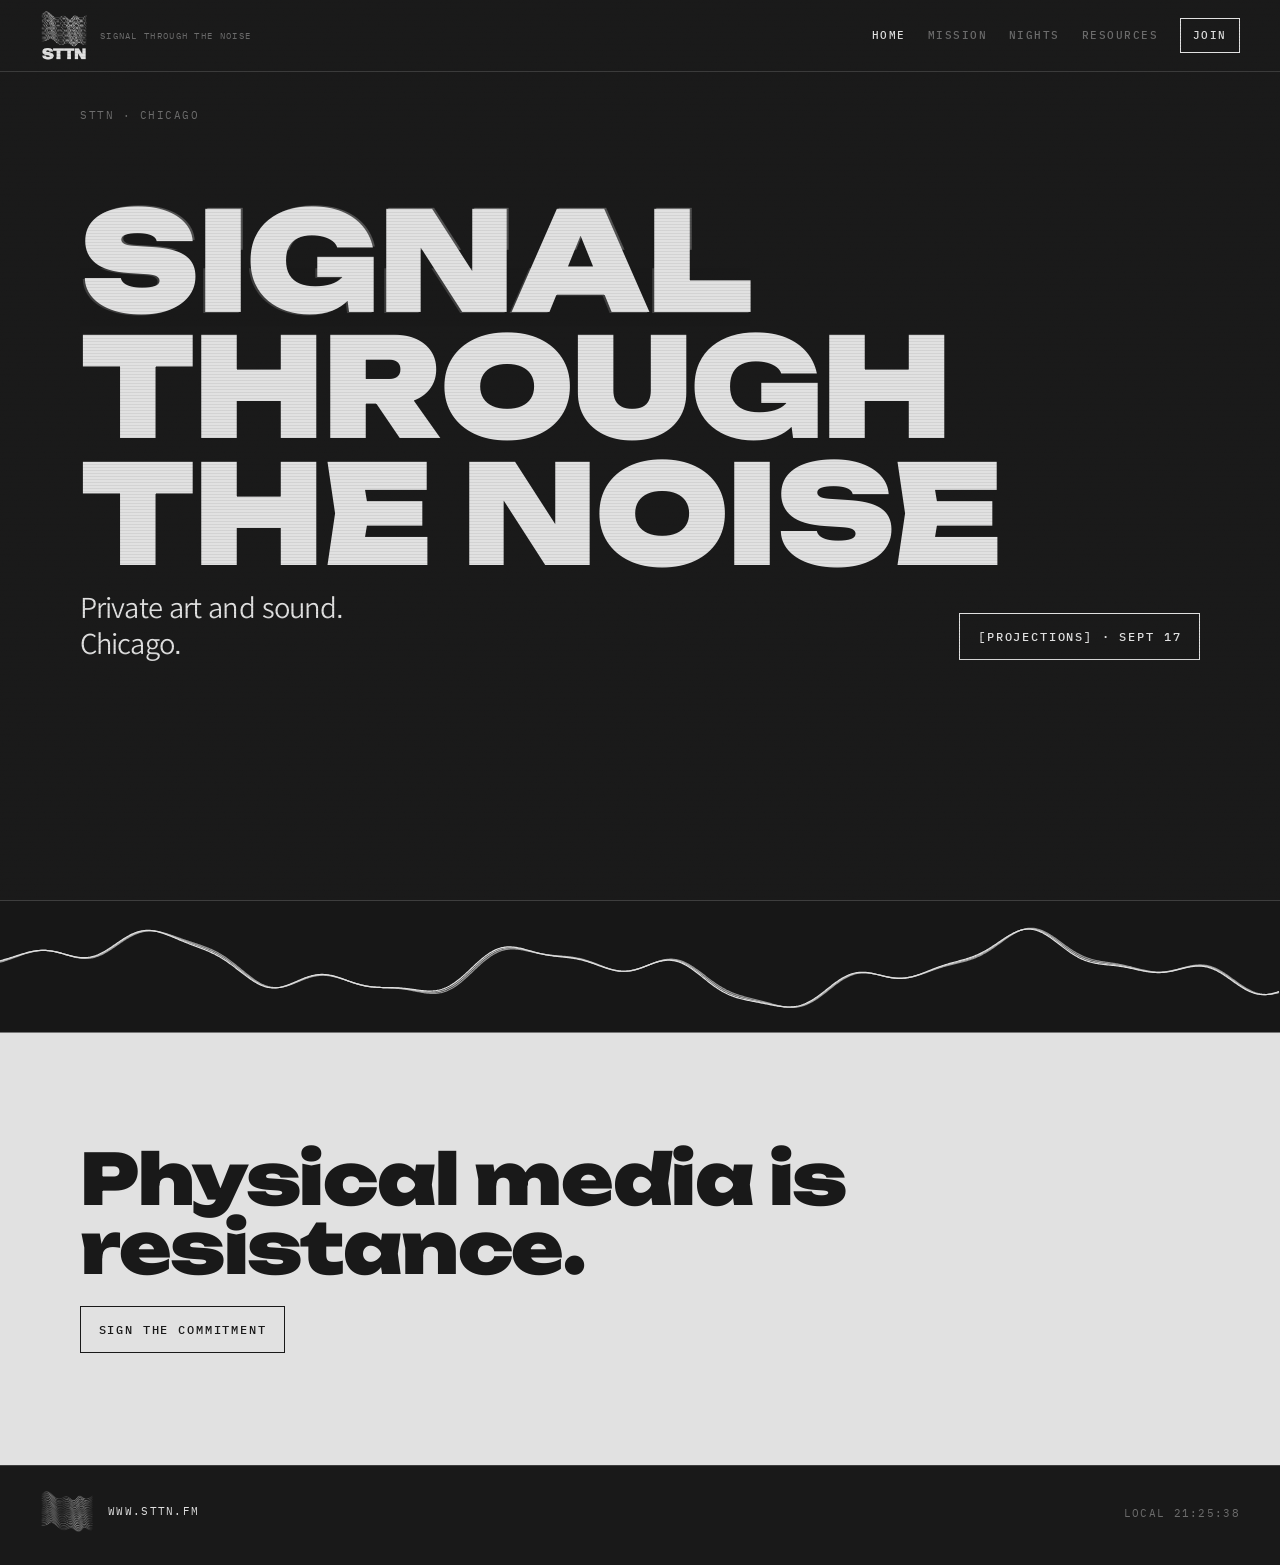
<file: website/index.html>
<!DOCTYPE html>
<html lang="en">
  <head>
    <meta charset="utf-8" />
    <meta name="viewport" content="width=device-width, initial-scale=1" />
    <title>STTN / Signal Through The Noise</title>
    <meta
      name="description"
      content="Signal Through the Noise — a private art and sound showcase in Chicago."
    />
    <link rel="icon" href="assets/favicon.svg" type="image/svg+xml" />
    <link rel="preload" href="fonts/unbounded-900.woff2" as="font" type="font/woff2" crossorigin />
    <link rel="preload" href="fonts/kedebideri-900.woff2" as="font" type="font/woff2" crossorigin />
    <link rel="preload" href="fonts/kedebideri-400.woff2" as="font" type="font/woff2" crossorigin />
    <link rel="stylesheet" href="css/styles.css?v=20260915-hero-gap" />
  </head>
  <body data-page="home">
    <a class="skip" href="#main">Skip to signal</a>
    <div class="noise" aria-hidden="true"></div>
    <div class="scanlines" aria-hidden="true"></div>

    <header class="site-header">
      <a class="wordmark" href="index.html" aria-label="STTN, Signal Through The Noise">
        <img class="wordmark-logo" src="assets/logo-paper.png" width="96" height="100" alt="" decoding="async" />
        <span class="wordmark-copy">
          <span>Signal Through The Noise</span>
        </span>
      </a>
      <button class="menu-toggle" type="button" aria-expanded="false" aria-controls="nav">Menu</button>
      <nav class="site-nav" id="nav">
        <a href="index.html" data-nav="home">Home</a>
        <a href="mission.html" data-nav="mission">Mission</a>
        <a href="nights.html" data-nav="nights">Nights</a>
        <a href="resources.html" data-nav="resources">Resources</a>
        <a class="join-link" href="join.html" data-nav="join">Join</a>
      </nav>
    </header>

    <main id="main">
      <section class="hero wrap">
        <p class="hero-meta">
          <span>STTN · Chicago</span>
        </p>
        <h1 class="poster">
          <span class="line glitch" data-text="SIGNAL">SIGNAL</span>
          <span class="line">THROUGH</span>
          <span class="line">THE NOISE</span>
        </h1>
        <div class="hero-copy">
          <p class="lede">Private art and sound. Chicago.</p>
          <a class="btn" href="nights.html">[Projections] · Sept 17</a>
        </div>
      </section>

      <div class="scope-wrap" aria-hidden="true">
        <canvas id="scope" class="scope" data-scope></canvas>
      </div>

      <section class="cta invert">
        <div class="wrap">
          <h2>Physical media is resistance.</h2>
          <a class="btn" href="join.html">Sign the commitment</a>
        </div>
      </section>
    </main>

    <footer class="site-footer">
      <div class="footer-brand">
        <img class="brand-mark" src="assets/mark-paper.png" width="240" height="190" alt="" decoding="async" />
        <div class="footer-meta">
          <p><a href="https://www.sttn.fm">www.sttn.fm</a></p>
        </div>
      </div>
      <p>Local <span class="clock" data-clock></span></p>
    </footer>
    <script src="js/site.js?v=20260915-home-mission"></script>
  </body>
</html>
</file>
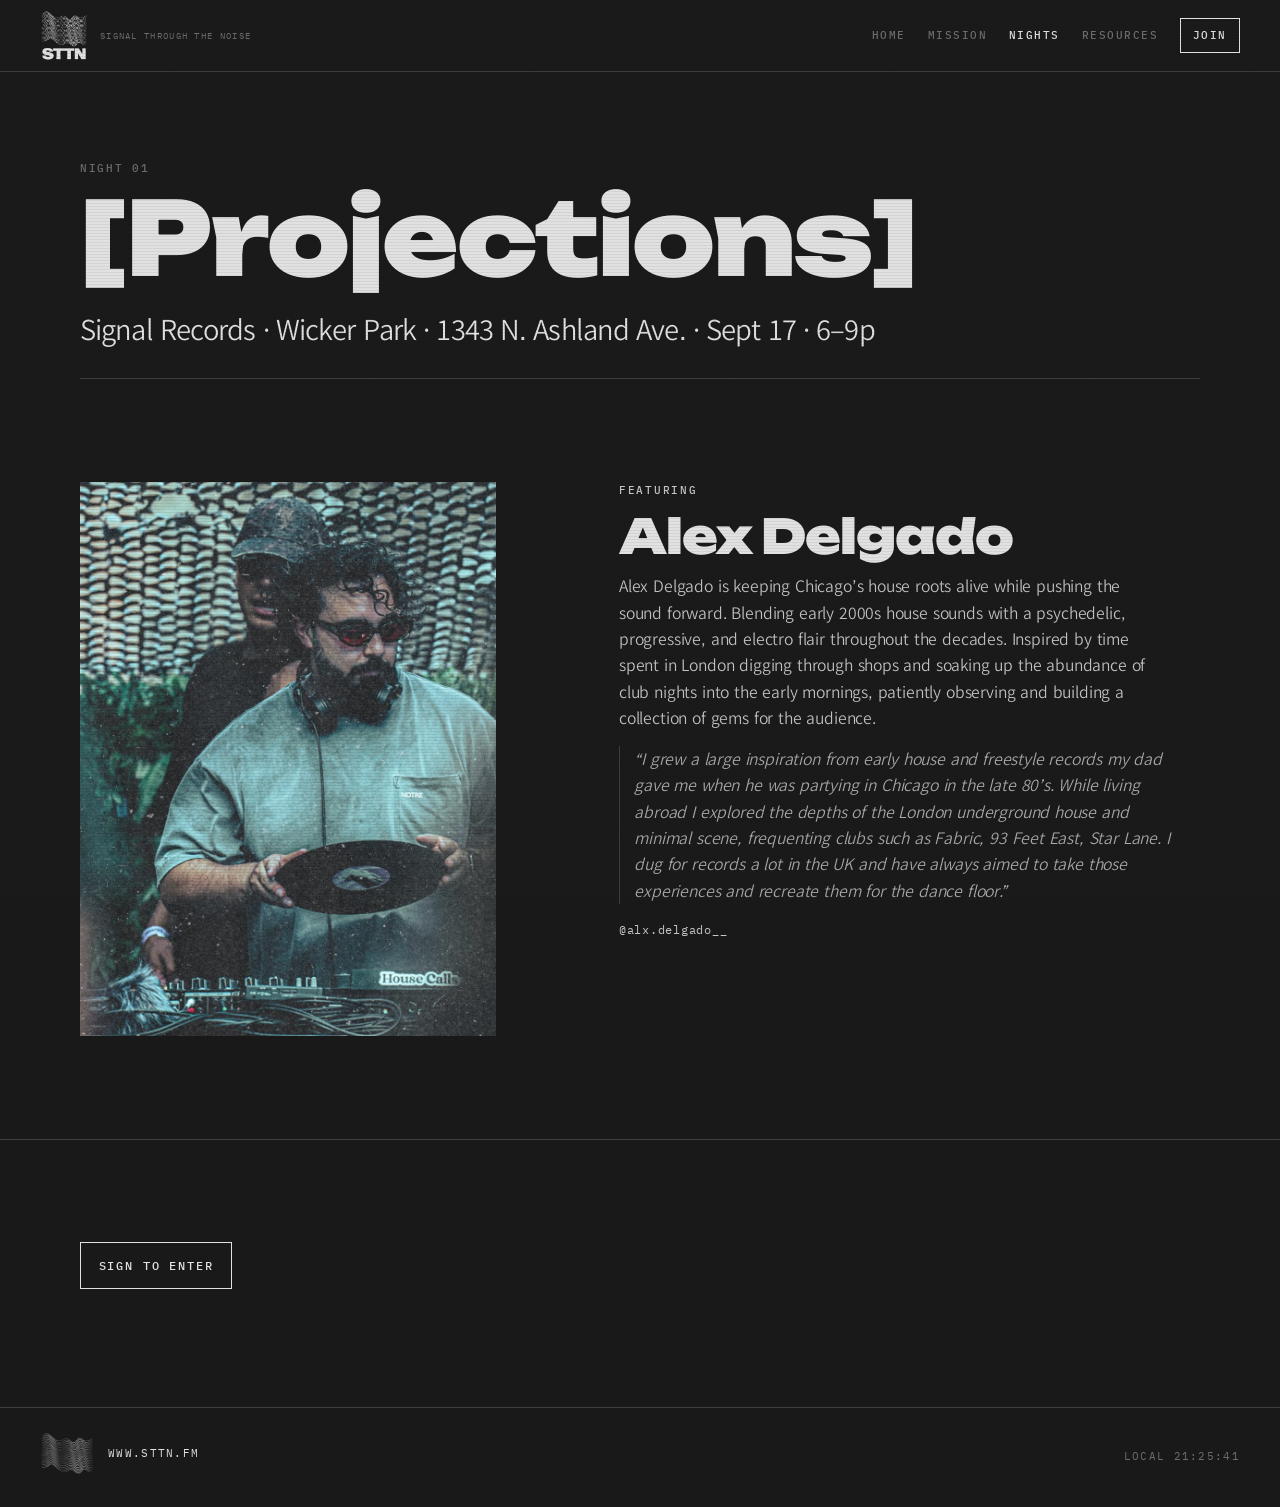
<file: website/event.html>
<!DOCTYPE html>
<html lang="en">
  <head>
    <meta charset="utf-8" />
    <meta http-equiv="refresh" content="0; url=nights.html" />
    <link rel="canonical" href="nights.html" />
    <title>Nights / STTN</title>
    <script>
      location.replace("nights.html");
    </script>
  </head>
  <body>
    <p><a href="nights.html">Nights</a></p>
  </body>
</html>
</file>
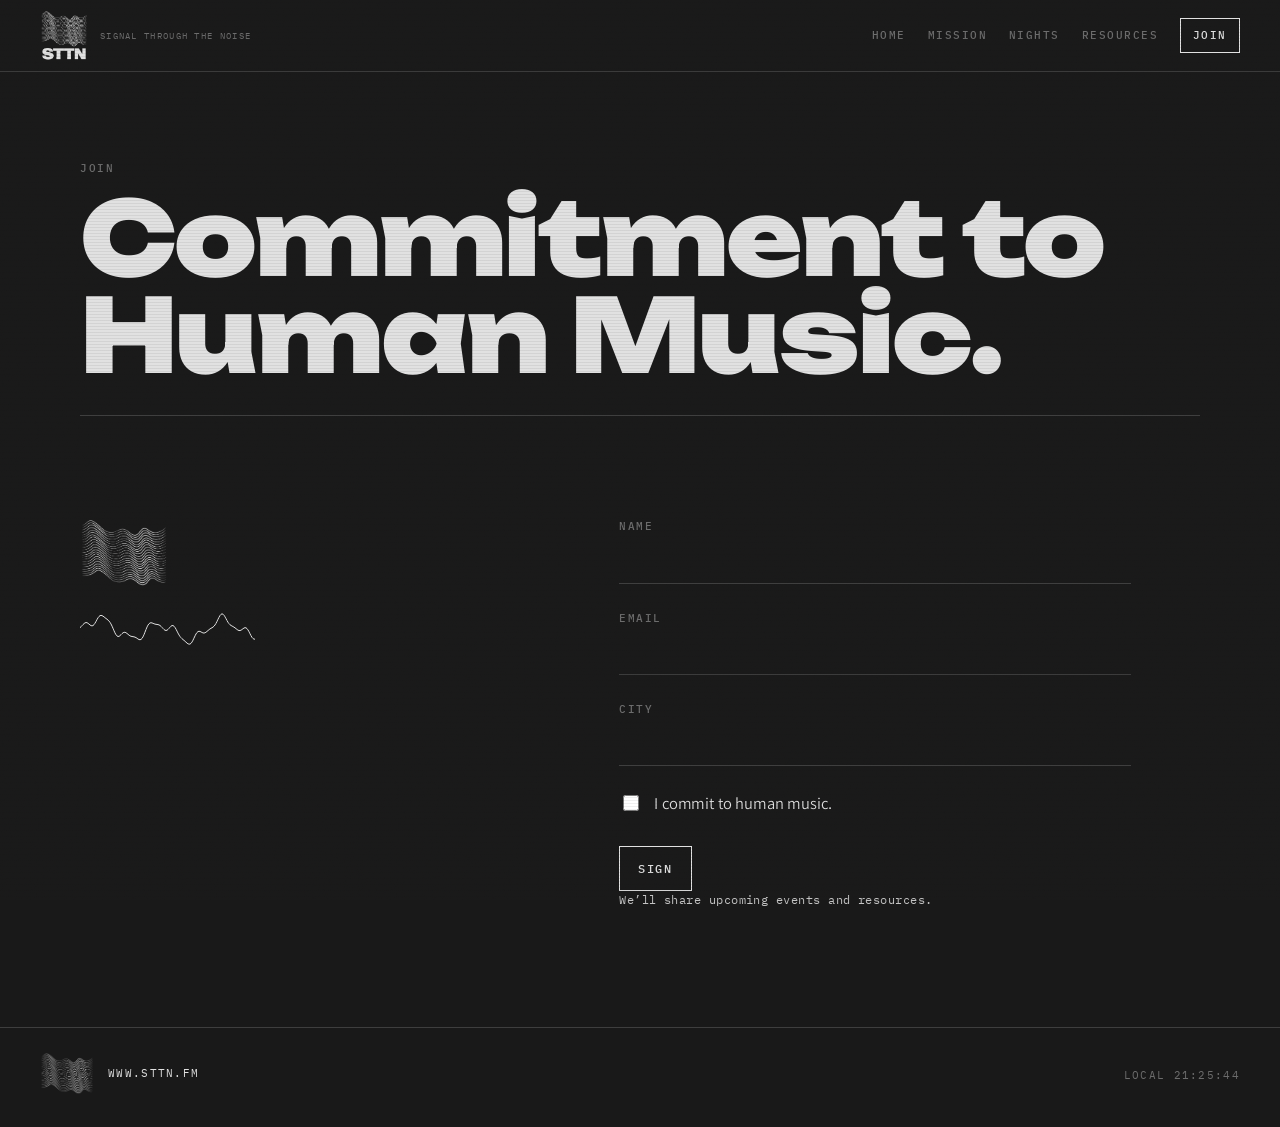
<file: website/join.html>
<!DOCTYPE html>
<html lang="en">
  <head>
    <meta charset="utf-8" />
    <meta name="viewport" content="width=device-width, initial-scale=1" />
    <title>Join / STTN</title>
    <meta name="description" content="Sign the Commitment to Human Music." />
    <link rel="icon" href="assets/favicon.svg" type="image/svg+xml" />
    <link rel="preload" href="fonts/unbounded-900.woff2" as="font" type="font/woff2" crossorigin />
    <link rel="preload" href="fonts/kedebideri-900.woff2" as="font" type="font/woff2" crossorigin />
    <link rel="preload" href="fonts/kedebideri-400.woff2" as="font" type="font/woff2" crossorigin />
    <link rel="stylesheet" href="css/styles.css?v=20260914-nobezel" />
  </head>
  <body data-page="join">
    <a class="skip" href="#main">Skip to signal</a>
    <div class="noise" aria-hidden="true"></div>
    <div class="scanlines" aria-hidden="true"></div>

    <header class="site-header">
      <a class="wordmark" href="index.html" aria-label="STTN, Signal Through The Noise">
        <img class="wordmark-logo" src="assets/logo-paper.png" width="96" height="100" alt="" decoding="async" />
        <span class="wordmark-copy">
          <span>Signal Through The Noise</span>
        </span>
      </a>
      <button class="menu-toggle" type="button" aria-expanded="false" aria-controls="nav">Menu</button>
      <nav class="site-nav" id="nav">
        <a href="index.html" data-nav="home">Home</a>
        <a href="mission.html" data-nav="mission">Mission</a>
        <a href="nights.html" data-nav="nights">Nights</a>
        <a href="resources.html" data-nav="resources">Resources</a>
        <a class="join-link" href="join.html" data-nav="join">Join</a>
      </nav>
    </header>

    <main id="main">
      <header class="page-hero wrap">
        <p class="kicker" data-join-kicker>Join</p>
        <h1 data-join-title>Commitment to Human Music.</h1>
        <p class="lede" data-join-lede hidden></p>
      </header>

      <section class="section">
        <div class="wrap split">
          <div>
            <img class="brand-mark join-mark" src="assets/mark-paper.png" width="240" height="190" alt="" decoding="async" />
            <div class="join-scope" aria-hidden="true">
              <canvas class="scope" data-scope data-scope-scale="0.38" data-scope-fade="0.08"></canvas>
            </div>
          </div>
          <div>
            <form
              class="form"
              data-join-form
              action="https://formspree.io/f/myeylbel"
              method="POST"
            >
              <input type="hidden" name="_subject" value="STTN Join" data-join-subject />
              <input type="hidden" name="event" value="" data-join-event />
              <input
                class="hp"
                type="text"
                name="_gotcha"
                tabindex="-1"
                autocomplete="off"
                aria-hidden="true"
              />
              <div class="field">
                <label for="name">Name</label>
                <input id="name" name="name" type="text" autocomplete="name" required />
              </div>
              <div class="field">
                <label for="email">Email</label>
                <input id="email" name="email" type="email" autocomplete="email" required />
              </div>
              <div class="field">
                <label for="city">City</label>
                <input id="city" name="city" type="text" autocomplete="address-level2" required />
              </div>
              <div class="check">
                <input id="room" name="commitment" type="checkbox" value="I commit to human music." required />
                <label for="room">I commit to human music.</label>
              </div>
              <p class="form-error" data-join-error hidden role="alert"></p>
              <button class="btn" type="submit" data-join-submit>Sign</button>
              <p class="form-note" data-join-note>We’ll share upcoming events and resources.</p>
            </form>

            <div class="success" data-join-success tabindex="-1">
              <p class="kicker">Received</p>
              <h2>See you in the room, <span data-join-name>friend</span>.</h2>
              <p class="aside-copy" data-join-success-detail hidden></p>
              <p class="aside-copy" data-join-success-cta>
                <a class="btn" href="nights.html">[Projections] · Sept 17</a>
              </p>
            </div>
          </div>
        </div>
      </section>
    </main>

    <footer class="site-footer">
      <div class="footer-brand">
        <img class="brand-mark" src="assets/mark-paper.png" width="240" height="190" alt="" decoding="async" />
        <div class="footer-meta">
          <p><a href="https://www.sttn.fm">www.sttn.fm</a></p>
        </div>
      </div>
      <p>Local <span class="clock" data-clock></span></p>
    </footer>
    <script src="js/site.js?v=20261119-submit"></script>
  </body>
</html>
</file>
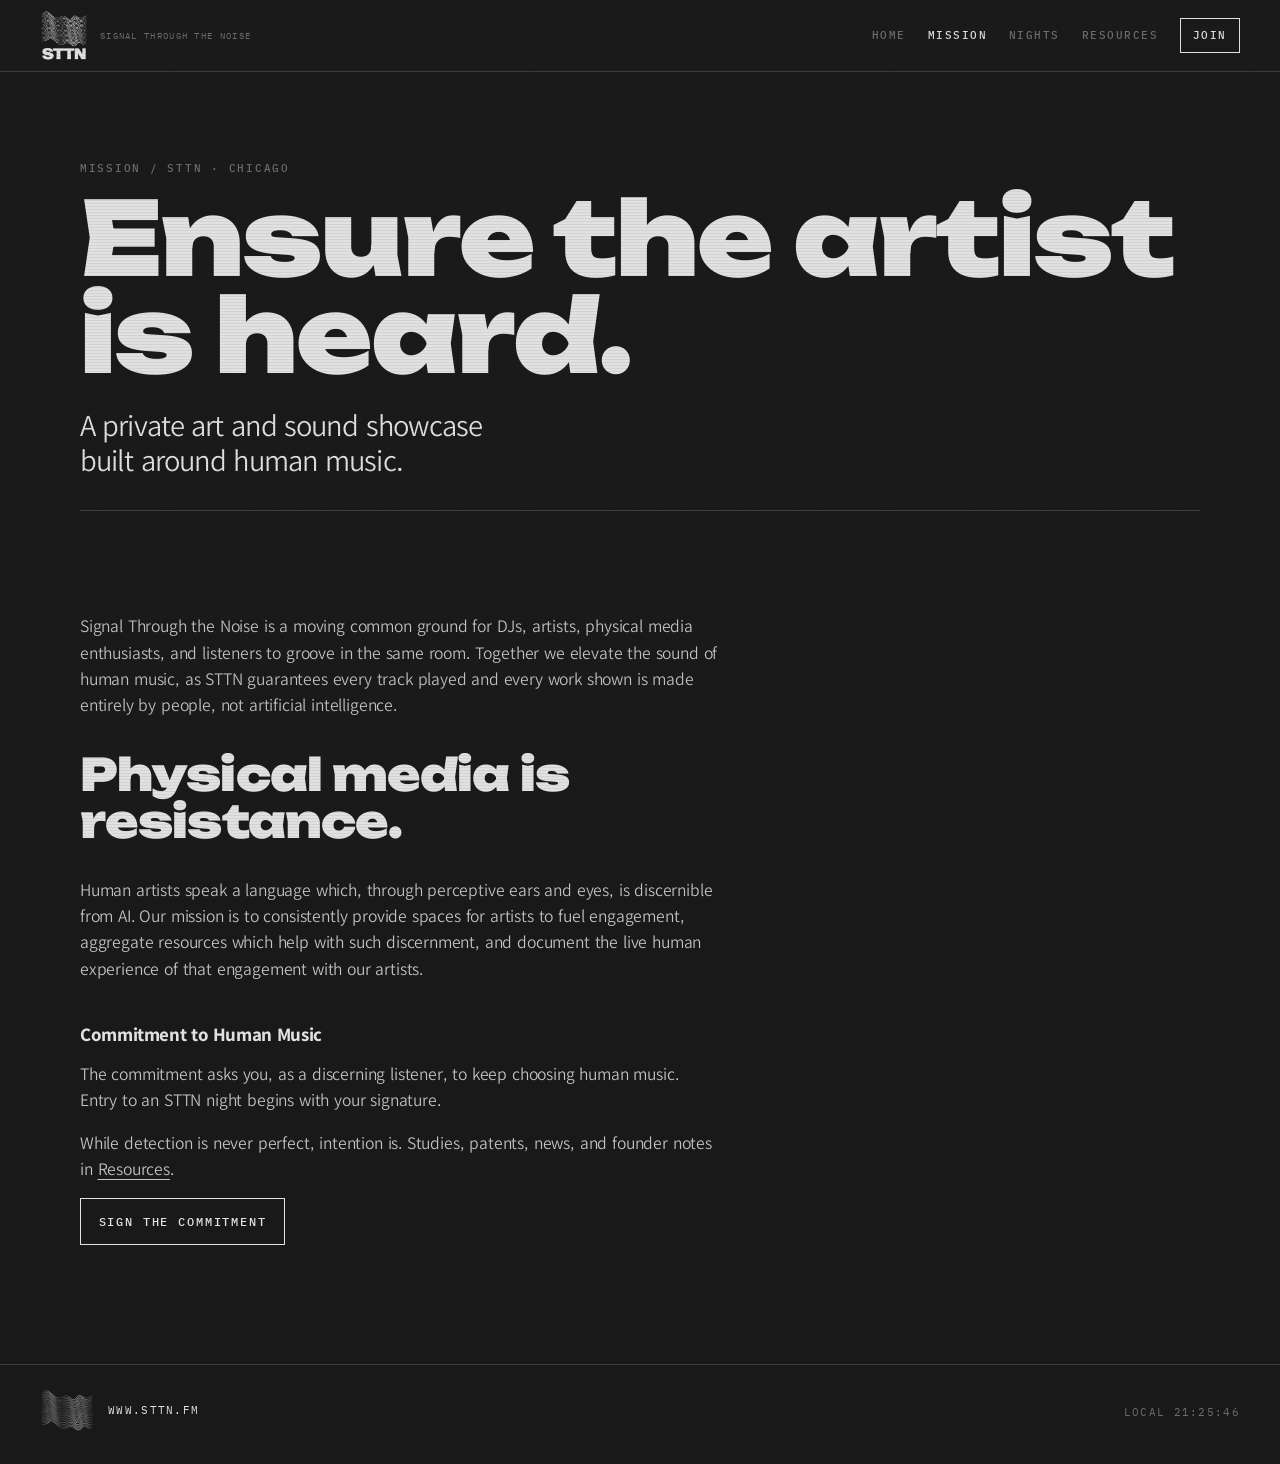
<file: website/mission.html>
<!DOCTYPE html>
<html lang="en">
  <head>
    <meta charset="utf-8" />
    <meta name="viewport" content="width=device-width, initial-scale=1" />
    <title>Mission / STTN</title>
    <meta
      name="description"
      content="Signal Through the Noise elevates human music in Chicago. Entry requires the Commitment to Human Music."
    />
    <link rel="icon" href="assets/favicon.svg" type="image/svg+xml" />
    <link rel="preload" href="fonts/unbounded-900.woff2" as="font" type="font/woff2" crossorigin />
    <link rel="preload" href="fonts/kedebideri-900.woff2" as="font" type="font/woff2" crossorigin />
    <link rel="preload" href="fonts/kedebideri-400.woff2" as="font" type="font/woff2" crossorigin />
    <link rel="stylesheet" href="css/styles.css?v=20260915-home-mission" />
  </head>
  <body data-page="mission">
    <a class="skip" href="#main">Skip to signal</a>
    <div class="noise" aria-hidden="true"></div>
    <div class="scanlines" aria-hidden="true"></div>

    <header class="site-header">
      <a class="wordmark" href="index.html" aria-label="STTN, Signal Through The Noise">
        <img class="wordmark-logo" src="assets/logo-paper.png" width="96" height="100" alt="" decoding="async" />
        <span class="wordmark-copy">
          <span>Signal Through The Noise</span>
        </span>
      </a>
      <button class="menu-toggle" type="button" aria-expanded="false" aria-controls="nav">Menu</button>
      <nav class="site-nav" id="nav">
        <a href="index.html" data-nav="home">Home</a>
        <a href="mission.html" data-nav="mission">Mission</a>
        <a href="nights.html" data-nav="nights">Nights</a>
        <a href="resources.html" data-nav="resources">Resources</a>
        <a class="join-link" href="join.html" data-nav="join">Join</a>
      </nav>
    </header>

    <main id="main">
      <header class="page-hero wrap">
        <p class="kicker">Mission / STTN · Chicago</p>
        <h1>Ensure the artist is heard.</h1>
        <p class="lede">A private art and sound showcase built around human music.</p>
      </header>

      <section class="section">
        <div class="wrap prose">
          <p>
            Signal Through the Noise is a moving common ground for DJs, artists, physical media enthusiasts, and listeners to groove in the same room. Together we elevate the sound of human music, as STTN guarantees every track played and every work shown is made entirely by people, not artificial intelligence.
          </p>
          <blockquote class="pull">Physical media is resistance.</blockquote>
          <p>
            Human artists speak a language which, through perceptive ears and eyes, is discernible from AI. Our mission is to consistently provide spaces for artists to fuel engagement, aggregate resources which help with such discernment, and document the live human experience of that engagement with our artists.
          </p>
          <h3>Commitment to Human Music</h3>
          <p>
            The commitment asks you, as a discerning listener, to keep choosing human music. Entry to an STTN night begins with your signature.
          </p>
          <p>
            While detection is never perfect, intention is. Studies, patents, news, and founder notes in <a href="resources.html">Resources</a>.
          </p>
          <p>
            <a class="btn" href="join.html">Sign the commitment</a>
          </p>
        </div>
      </section>
    </main>

    <footer class="site-footer">
      <div class="footer-brand">
        <img class="brand-mark" src="assets/mark-paper.png" width="240" height="190" alt="" decoding="async" />
        <div class="footer-meta">
          <p><a href="https://www.sttn.fm">www.sttn.fm</a></p>
        </div>
      </div>
      <p>Local <span class="clock" data-clock></span></p>
    </footer>
    <script src="js/site.js?v=20260915-home-mission"></script>
  </body>
</html>
</file>
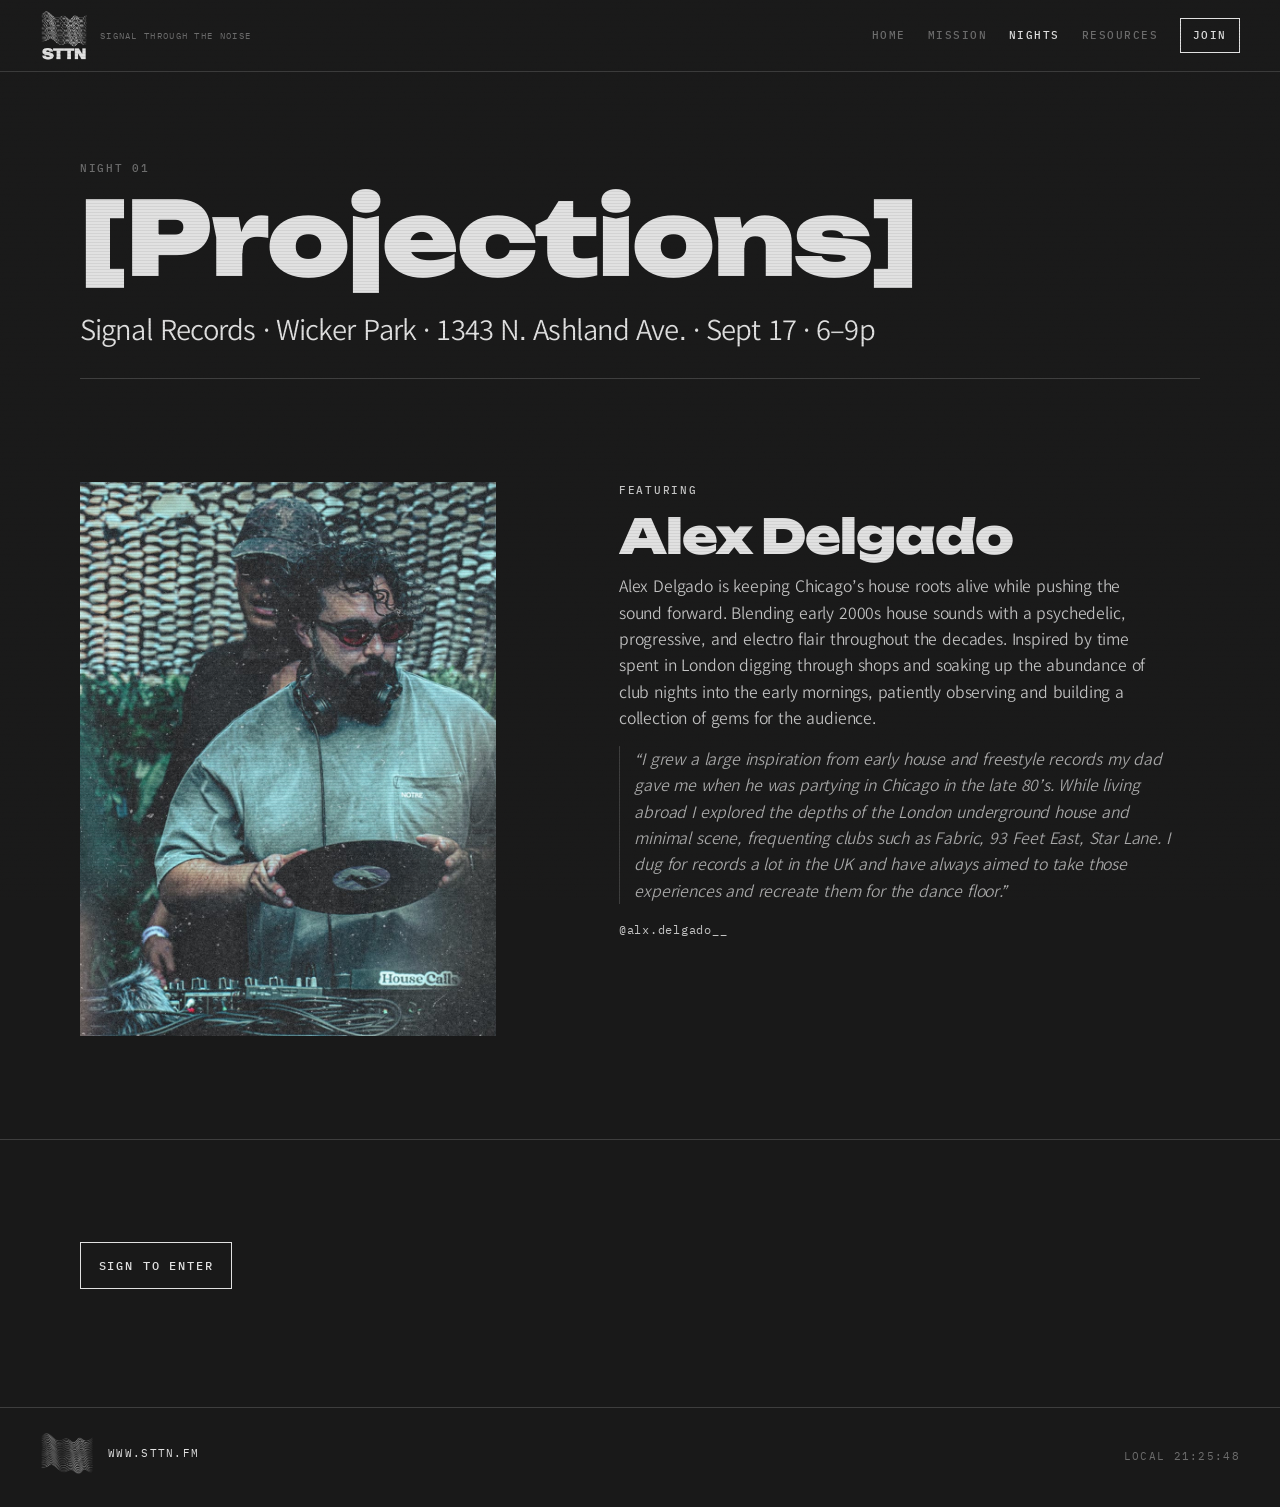
<file: website/nights.html>
<!DOCTYPE html>
<html lang="en">
  <head>
    <meta charset="utf-8" />
    <meta name="viewport" content="width=device-width, initial-scale=1" />
    <title>Nights / STTN - [Projections]</title>
    <meta
      name="description"
      content="STTN nights. [Projections] at Signal Records, Wicker Park — Sept 17, 6–9p. Featuring Alex Delgado."
    />
    <link rel="icon" href="assets/favicon.svg" type="image/svg+xml" />
    <link rel="preload" href="fonts/unbounded-900.woff2" as="font" type="font/woff2" crossorigin />
    <link rel="preload" href="fonts/kedebideri-900.woff2" as="font" type="font/woff2" crossorigin />
    <link rel="preload" href="fonts/kedebideri-400.woff2" as="font" type="font/woff2" crossorigin />
    <link rel="stylesheet" href="css/styles.css?v=20260914-nobezel" />
  </head>
  <body data-page="nights">
    <a class="skip" href="#main">Skip to signal</a>
    <div class="noise" aria-hidden="true"></div>
    <div class="scanlines" aria-hidden="true"></div>

    <header class="site-header">
      <a class="wordmark" href="index.html" aria-label="STTN, Signal Through The Noise">
        <img class="wordmark-logo" src="assets/logo-paper.png" width="96" height="100" alt="" decoding="async" />
        <span class="wordmark-copy">
          <span>Signal Through The Noise</span>
        </span>
      </a>
      <button class="menu-toggle" type="button" aria-expanded="false" aria-controls="nav">Menu</button>
      <nav class="site-nav" id="nav">
        <a href="index.html" data-nav="home">Home</a>
        <a href="mission.html" data-nav="mission">Mission</a>
        <a href="nights.html" data-nav="nights">Nights</a>
        <a href="resources.html" data-nav="resources">Resources</a>
        <a class="join-link" href="join.html" data-nav="join">Join</a>
      </nav>
    </header>

    <main id="main">
      <header class="page-hero wrap">
        <p class="kicker">Night 01</p>
        <h1>[Projections]</h1>
        <p class="lede event-line">Signal Records · Wicker Park · 1343 N. Ashland Ave. · <time datetime="2026-09-17" data-night-date="2026-09-17">Sept 17</time> · 6–9p</p>
      </header>

      <section class="section">
        <div class="wrap dj-feature">
          <img class="dj-photo" src="assets/alex-delgado.jpg?v=20260911" width="900" height="1200" alt="Alex Delgado at the decks, holding a vinyl record" decoding="async" />
          <div class="dj-info">
            <p class="kicker">Featuring</p>
            <h2>Alex Delgado</h2>
            <p>Alex Delgado is keeping Chicago’s house roots alive while pushing the sound forward. Blending early 2000s house sounds with a psychedelic, progressive, and electro flair throughout the decades. Inspired by time spent in London digging through shops and soaking up the abundance of club nights into the early mornings, patiently observing and building a collection of gems for the audience.</p>
            <blockquote class="dj-quote">
              <p>“I grew a large inspiration from early house and freestyle records my dad gave me when he was partying in Chicago in the late 80’s. While living abroad I explored the depths of the London underground house and minimal scene, frequenting clubs such as Fabric, 93 Feet East, Star Lane. I dug for records a lot in the UK and have always aimed to take those experiences and recreate them for the dance floor.”</p>
            </blockquote>
            <p class="dj-handle"><a href="https://instagram.com/alx.delgado__" target="_blank" rel="noopener">@alx.delgado__</a></p>
          </div>
        </div>
      </section>

      <section class="section">
        <div class="wrap prose">
          <p>
            <a class="btn" href="join.html?event=projections">Sign to enter</a>
          </p>
        </div>
      </section>
    </main>

    <footer class="site-footer">
      <div class="footer-brand">
        <img class="brand-mark" src="assets/mark-paper.png" width="240" height="190" alt="" decoding="async" />
        <div class="footer-meta">
          <p><a href="https://www.sttn.fm">www.sttn.fm</a></p>
        </div>
      </div>
      <p>Local <span class="clock" data-clock></span></p>
    </footer>
    <script src="js/site.js?v=20260910-rsvp"></script>
  </body>
</html>
</file>
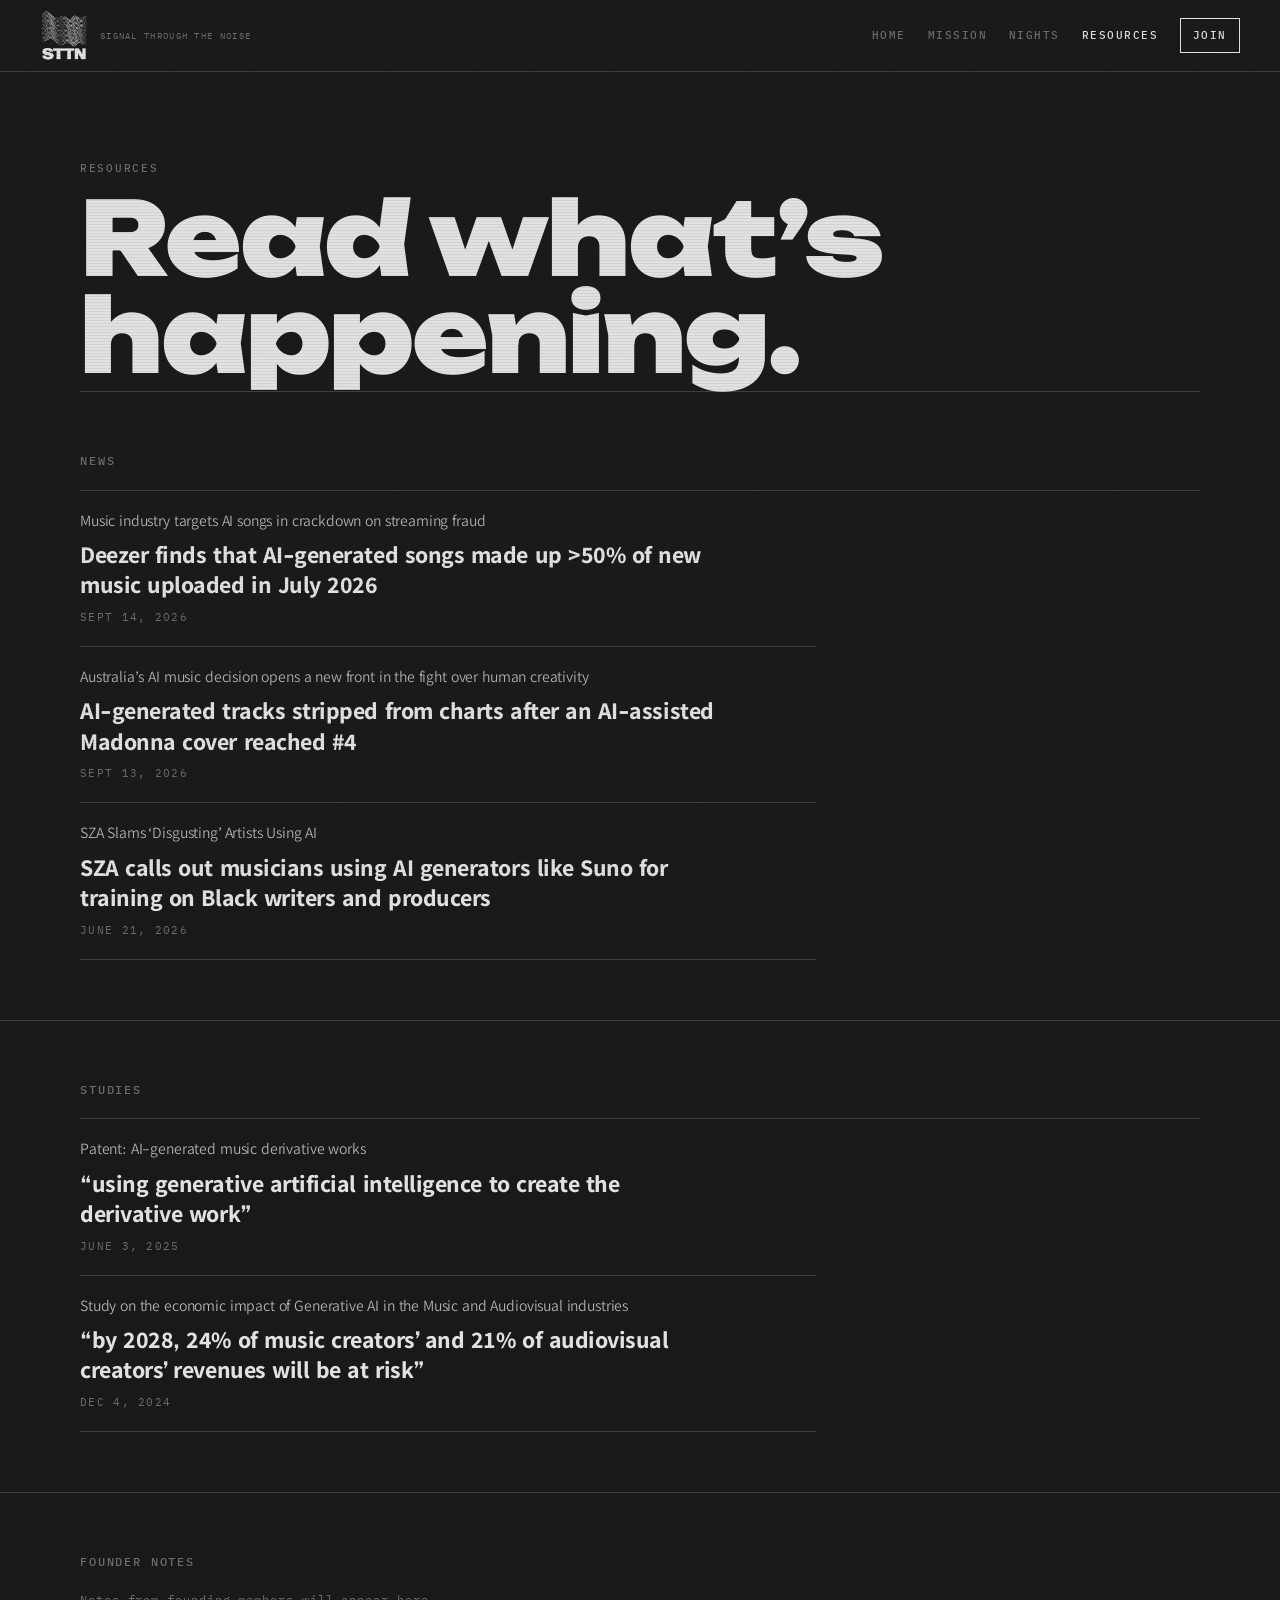
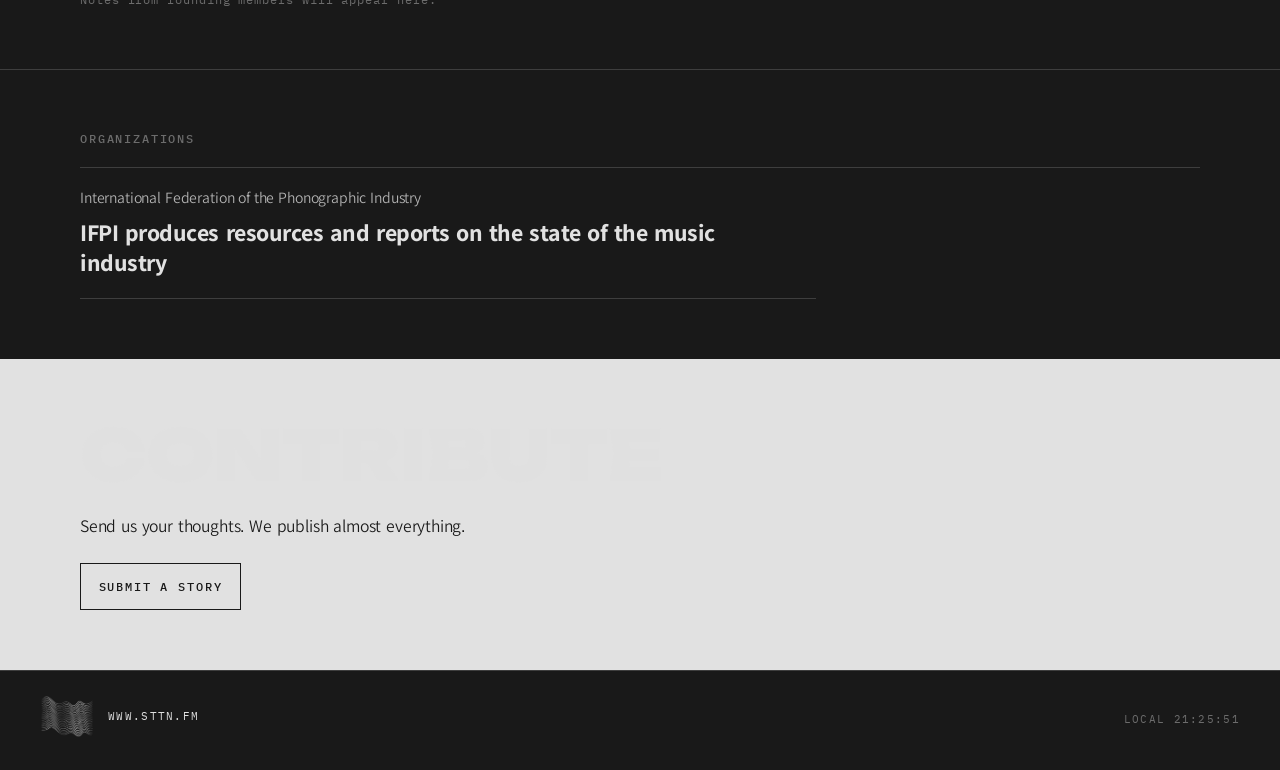
<file: website/resources.html>
<!DOCTYPE html>
<html lang="en">
  <head>
    <meta charset="utf-8" />
    <meta name="viewport" content="width=device-width, initial-scale=1" />
    <title>Resources / STTN</title>
    <meta name="description" content="News, studies, founder notes, and organizations behind STTN." />
    <link rel="icon" href="assets/favicon.svg" type="image/svg+xml" />
    <link rel="preload" href="fonts/unbounded-900.woff2" as="font" type="font/woff2" crossorigin />
    <link rel="preload" href="fonts/kedebideri-900.woff2" as="font" type="font/woff2" crossorigin />
    <link rel="preload" href="fonts/kedebideri-400.woff2" as="font" type="font/woff2" crossorigin />
    <link rel="stylesheet" href="css/styles.css?v=20261119-submit" />
  </head>
  <body data-page="resources">
    <a class="skip" href="#main">Skip to signal</a>
    <div class="noise" aria-hidden="true"></div>
    <div class="scanlines" aria-hidden="true"></div>

    <header class="site-header">
      <a class="wordmark" href="index.html" aria-label="STTN, Signal Through The Noise">
        <img class="wordmark-logo" src="assets/logo-paper.png" width="96" height="100" alt="" decoding="async" />
        <span class="wordmark-copy">
          <span>Signal Through The Noise</span>
        </span>
      </a>
      <button class="menu-toggle" type="button" aria-expanded="false" aria-controls="nav">Menu</button>
      <nav class="site-nav" id="nav">
        <a href="index.html" data-nav="home">Home</a>
        <a href="mission.html" data-nav="mission">Mission</a>
        <a href="nights.html" data-nav="nights">Nights</a>
        <a href="resources.html" data-nav="resources">Resources</a>
        <a class="join-link" href="join.html" data-nav="join">Join</a>
      </nav>
    </header>

    <main id="main">
      <header class="page-hero wrap">
        <p class="kicker">Resources</p>
        <h1>Read what’s happening.</h1>
      </header>

      <section class="section" id="news">
        <div class="wrap">
          <h2 class="section-label">News</h2>
          <ul class="resource-list">
            <li>
              <p class="resource-title">
                Music industry targets AI songs in crackdown on streaming fraud
              </p>
              <a
                class="resource-headline"
                href="https://www.ft.com/content/c1f17709-7fc8-4afc-8ac9-38cd923f0064"
                target="_blank"
                rel="noopener"
              >
                Deezer finds that AI-generated songs made up &gt;50% of new music uploaded in July 2026
              </a>
              <time class="resource-date" datetime="2026-09-14">Sept 14, 2026</time>
            </li>
            <li>
              <p class="resource-title">
                Australia’s AI music decision opens a new front in the fight over human creativity
              </p>
              <a
                class="resource-headline"
                href="https://thenextweb.com/news/australia-ai-music-aria-human-creativity-craig-anderson"
                target="_blank"
                rel="noopener"
              >
                AI-generated tracks stripped from charts after an AI-assisted Madonna cover reached #4
              </a>
              <time class="resource-date" datetime="2026-09-13">Sept 13, 2026</time>
            </li>
            <li>
              <p class="resource-title">
                SZA Slams ‘Disgusting’ Artists Using AI
              </p>
              <a
                class="resource-headline"
                href="https://variety.com/2026/music/news/sza-slams-musicians-using-ai-1236786466/"
                target="_blank"
                rel="noopener"
              >
                SZA calls out musicians using AI generators like Suno for training on Black writers and producers
              </a>
              <time class="resource-date" datetime="2026-06-21">June 21, 2026</time>
            </li>
          </ul>
        </div>
      </section>

      <section class="section" id="studies">
        <div class="wrap">
          <h2 class="section-label">Studies</h2>
          <ul class="resource-list">
            <li>
              <p class="resource-title">Patent: AI-generated music derivative works</p>
              <a
                class="resource-headline"
                href="https://patents.google.com/patent/US12322402B2/en"
                target="_blank"
                rel="noopener"
              >
                “using generative artificial intelligence to create the derivative work”
              </a>
              <time class="resource-date" datetime="2025-06-03">June 3, 2025</time>
            </li>
            <li>
              <p class="resource-title">
                Study on the economic impact of Generative AI in the Music and Audiovisual industries
              </p>
              <a
                class="resource-headline"
                href="https://7232416.fs1.hubspotusercontent-na1.net/hubfs/7232416/Executive_Summary_Study_on_the_economic_impact_of_Generative_AI_in_Music_and_Audiovisual_industries_EN.pdf"
                target="_blank"
                rel="noopener"
              >
                “by 2028, 24% of music creators’ and 21% of audiovisual creators’ revenues will be at risk”
              </a>
              <time class="resource-date" datetime="2024-12-04">Dec 4, 2024</time>
            </li>
          </ul>
        </div>
      </section>

      <section class="section" id="founder-notes">
        <div class="wrap">
          <h2 class="section-label">Founder Notes</h2>
          <p class="resource-empty">Notes from founding members will appear here.</p>
        </div>
      </section>

      <section class="section" id="organizations">
        <div class="wrap">
          <h2 class="section-label">Organizations</h2>
          <ul class="resource-list">
            <li>
              <p class="resource-title">International Federation of the Phonographic Industry</p>
              <a class="resource-headline" href="https://www.ifpi.org/" target="_blank" rel="noopener">
                IFPI produces resources and reports on the state of the music industry
              </a>
            </li>
          </ul>
        </div>
      </section>

      <section class="section cta invert" id="contribute">
        <div class="wrap">
          <h2 class="section-label">Contribute</h2>
          <p>Send us your thoughts. We publish almost everything.</p>
          <a class="btn" href="submit.html">Submit a story</a>
        </div>
      </section>
    </main>

    <footer class="site-footer">
      <div class="footer-brand">
        <img class="brand-mark" src="assets/mark-paper.png" width="240" height="190" alt="" decoding="async" />
        <div class="footer-meta">
          <p><a href="https://www.sttn.fm">www.sttn.fm</a></p>
        </div>
      </div>
      <p>Local <span class="clock" data-clock></span></p>
    </footer>
    <script src="js/site.js?v=20261119-submit"></script>
  </body>
</html>
</file>
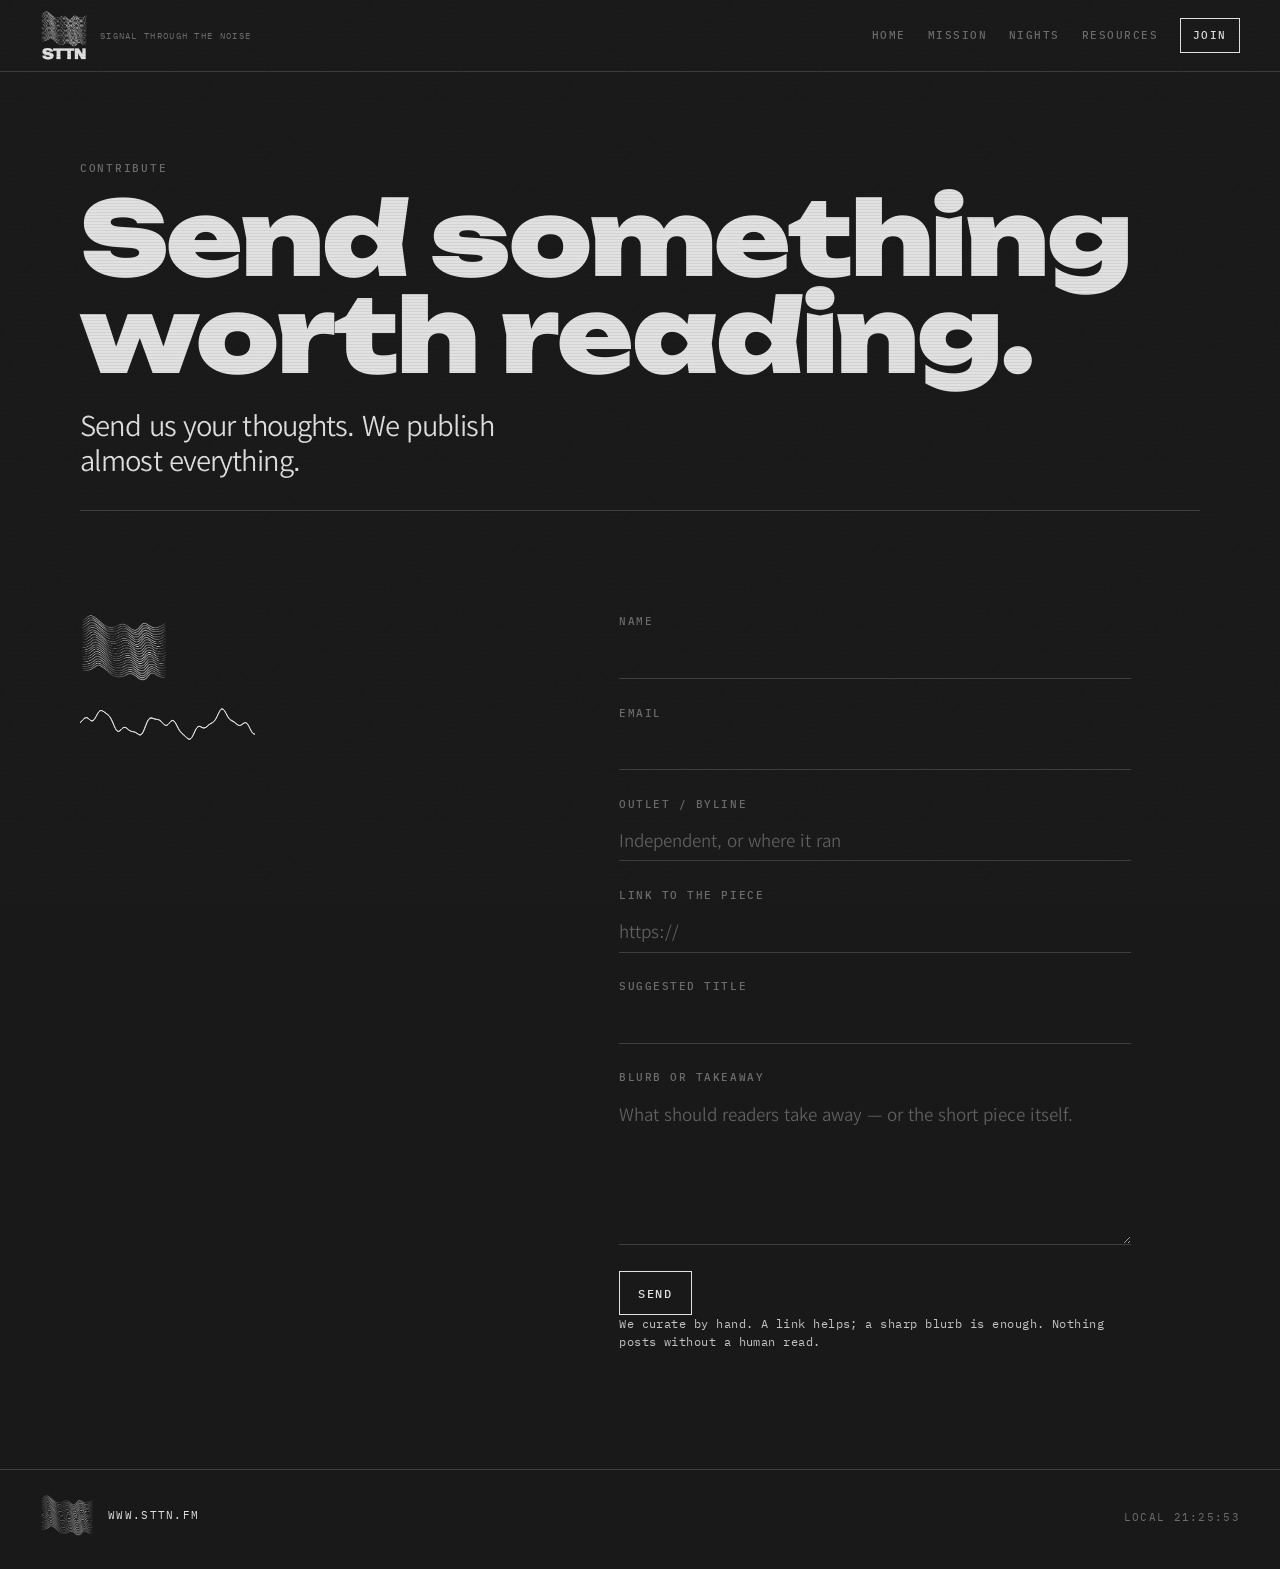
<file: website/submit.html>
<!DOCTYPE html>
<html lang="en">
  <head>
    <meta charset="utf-8" />
    <meta name="viewport" content="width=device-width, initial-scale=1" />
    <title>Submit / STTN</title>
    <meta
      name="description"
      content="Send us your thoughts. We publish almost everything."
    />
    <link rel="icon" href="assets/favicon.svg" type="image/svg+xml" />
    <link rel="preload" href="fonts/unbounded-900.woff2" as="font" type="font/woff2" crossorigin />
    <link rel="preload" href="fonts/kedebideri-900.woff2" as="font" type="font/woff2" crossorigin />
    <link rel="preload" href="fonts/kedebideri-400.woff2" as="font" type="font/woff2" crossorigin />
    <link rel="stylesheet" href="css/styles.css?v=20261119-submit" />
  </head>
  <body data-page="submit">
    <a class="skip" href="#main">Skip to signal</a>
    <div class="noise" aria-hidden="true"></div>
    <div class="scanlines" aria-hidden="true"></div>

    <header class="site-header">
      <a class="wordmark" href="index.html" aria-label="STTN, Signal Through The Noise">
        <img class="wordmark-logo" src="assets/logo-paper.png" width="96" height="100" alt="" decoding="async" />
        <span class="wordmark-copy">
          <span>Signal Through The Noise</span>
        </span>
      </a>
      <button class="menu-toggle" type="button" aria-expanded="false" aria-controls="nav">Menu</button>
      <nav class="site-nav" id="nav">
        <a href="index.html" data-nav="home">Home</a>
        <a href="mission.html" data-nav="mission">Mission</a>
        <a href="nights.html" data-nav="nights">Nights</a>
        <a href="resources.html" data-nav="resources">Resources</a>
        <a class="join-link" href="join.html" data-nav="join">Join</a>
      </nav>
    </header>

    <main id="main">
      <header class="page-hero wrap">
        <p class="kicker">Contribute</p>
        <h1>Send something worth reading.</h1>
        <p class="lede">Send us your thoughts. We publish almost everything.</p>
      </header>

      <section class="section">
        <div class="wrap split">
          <div>
            <img class="brand-mark join-mark" src="assets/mark-paper.png" width="240" height="190" alt="" decoding="async" />
            <div class="join-scope" aria-hidden="true">
              <canvas class="scope" data-scope data-scope-scale="0.38" data-scope-fade="0.08"></canvas>
            </div>
          </div>
          <div>
            <form
              class="form"
              data-mail-form
              data-mail-idle="Send"
              data-mail-busy="Sending…"
              action="https://formspree.io/f/myeylbel"
              method="POST"
            >
              <input type="hidden" name="_subject" value="STTN Resources · Submit" />
              <input type="hidden" name="form" value="journalist-submit" />
              <input
                class="hp"
                type="text"
                name="_gotcha"
                tabindex="-1"
                autocomplete="off"
                aria-hidden="true"
              />
              <div class="field">
                <label for="name">Name</label>
                <input id="name" name="name" type="text" autocomplete="name" required />
              </div>
              <div class="field">
                <label for="email">Email</label>
                <input id="email" name="email" type="email" autocomplete="email" required />
              </div>
              <div class="field">
                <label for="outlet">Outlet / byline</label>
                <input
                  id="outlet"
                  name="outlet"
                  type="text"
                  autocomplete="organization"
                  placeholder="Independent, or where it ran"
                />
              </div>
              <div class="field">
                <label for="url">Link to the piece</label>
                <input
                  id="url"
                  name="url"
                  type="url"
                  inputmode="url"
                  placeholder="https://"
                />
              </div>
              <div class="field">
                <label for="title">Suggested title</label>
                <input id="title" name="title" type="text" maxlength="160" />
              </div>
              <div class="field">
                <label for="blurb">Blurb or takeaway</label>
                <textarea
                  id="blurb"
                  name="blurb"
                  rows="5"
                  maxlength="1200"
                  minlength="20"
                  required
                  placeholder="What should readers take away — or the short piece itself."
                ></textarea>
              </div>
              <p class="form-error" data-mail-error hidden role="alert"></p>
              <button class="btn" type="submit" data-mail-submit>Send</button>
              <p class="form-note">
                We curate by hand. A link helps; a sharp blurb is enough. Nothing posts without a human
                read.
              </p>
            </form>

            <div class="success" data-mail-success tabindex="-1">
              <p class="kicker">Received</p>
              <h2>Thanks, <span data-mail-name>friend</span>.</h2>
              <p class="aside-copy">We’ll read it and follow up if it lands in Resources.</p>
              <p class="aside-copy">
                <a class="btn" href="resources.html">Back to Resources</a>
              </p>
            </div>
          </div>
        </div>
      </section>
    </main>

    <footer class="site-footer">
      <div class="footer-brand">
        <img class="brand-mark" src="assets/mark-paper.png" width="240" height="190" alt="" decoding="async" />
        <div class="footer-meta">
          <p><a href="https://www.sttn.fm">www.sttn.fm</a></p>
        </div>
      </div>
      <p>Local <span class="clock" data-clock></span></p>
    </footer>
    <script src="js/site.js?v=20261119-submit"></script>
  </body>
</html>
</file>
<file: website/css/styles.css>
@font-face {
  font-family: "Unbounded";
  src: url("../fonts/unbounded-900.woff2") format("woff2");
  font-weight: 900;
  font-style: normal;
  font-display: swap;
}

@font-face {
  font-family: "Kedebideri";
  src: url("../fonts/kedebideri-400.woff2") format("woff2");
  font-weight: 400;
  font-style: normal;
  font-display: swap;
}

@font-face {
  font-family: "Kedebideri";
  src: url("../fonts/kedebideri-900.woff2") format("woff2");
  font-weight: 900;
  font-style: normal;
  font-display: swap;
}

@font-face {
  font-family: "IBM Plex Mono";
  src: url("../fonts/ibm-plex-mono-400.woff2") format("woff2");
  font-weight: 400;
  font-style: normal;
  font-display: swap;
}

@font-face {
  font-family: "IBM Plex Mono";
  src: url("../fonts/ibm-plex-mono-400i.woff2") format("woff2");
  font-weight: 400;
  font-style: italic;
  font-display: swap;
}

@font-face {
  font-family: "IBM Plex Mono";
  src: url("../fonts/ibm-plex-mono-500.woff2") format("woff2");
  font-weight: 500;
  font-style: normal;
  font-display: swap;
}

:root {
  --ink: #191919;
  --paper: #e1e1e1;
  --mute: color-mix(in srgb, var(--paper) 42%, transparent);
  --rule: color-mix(in srgb, var(--paper) 18%, transparent);
  --pad: clamp(1.25rem, 4vw, 2.5rem);
  --wrap: 1120px;
  --header: 4.5rem;
  --sans: "Kedebideri", Helvetica, "Helvetica Neue", Arial, sans-serif;
  --display: "Unbounded", Helvetica, "Helvetica Neue", Arial, sans-serif;
  --mono: "IBM Plex Mono", ui-monospace, "Cascadia Code", "SF Mono", Menlo, monospace;
}

*,
*::before,
*::after {
  box-sizing: border-box;
}

html {
  scroll-behavior: smooth;
}

html,
body {
  margin: 0;
  min-height: 100%;
  background: var(--ink);
  color: var(--paper);
}

body {
  font-family: var(--sans);
  font-size: 1.0625rem;
  line-height: 1.55;
  font-weight: 400;
  letter-spacing: -0.01em;
  text-rendering: optimizeLegibility;
  -webkit-font-smoothing: antialiased;
}

img,
canvas {
  display: block;
  max-width: 100%;
}

a {
  color: inherit;
  text-decoration-thickness: 1px;
  text-underline-offset: 0.22em;
}

a:hover {
  text-decoration: none;
}

:focus-visible {
  outline: 1px solid var(--paper);
  outline-offset: 3px;
}

.skip {
  position: absolute;
  left: var(--pad);
  top: -4rem;
  z-index: 40;
  padding: 0.4rem 0.7rem;
  background: var(--paper);
  color: var(--ink);
  font-family: var(--mono);
  font-size: 0.7rem;
  letter-spacing: 0.12em;
  text-transform: uppercase;
  text-decoration: none;
}

.skip:focus {
  top: 0.75rem;
}

.noise,
.scanlines {
  pointer-events: none;
  position: fixed;
  inset: 0;
  z-index: 30;
}

.noise {
  opacity: 0.045;
  mix-blend-mode: overlay;
  background-image: url("data:image/svg+xml,%3Csvg xmlns='http://www.w3.org/2000/svg' width='180' height='180'%3E%3Cfilter id='n'%3E%3CfeTurbulence type='fractalNoise' baseFrequency='0.85' numOctaves='4' stitchTiles='stitch'/%3E%3C/filter%3E%3Crect width='180' height='180' filter='url(%23n)' opacity='0.9'/%3E%3C/svg%3E");
}

.scanlines {
  opacity: 0.07;
  background: repeating-linear-gradient(
    to bottom,
    transparent 0,
    transparent 2px,
    var(--ink) 2px,
    var(--ink) 3px
  );
}

.wrap {
  width: min(var(--wrap), calc(100% - (var(--pad) * 2)));
  margin-inline: auto;
}

.kicker {
  margin: 0 0 0.85rem;
  font-family: var(--mono);
  font-size: 0.68rem;
  font-weight: 500;
  letter-spacing: 0.16em;
  text-transform: uppercase;
  color: var(--mute);
}

.site-header {
  position: sticky;
  top: 0;
  z-index: 20;
  display: grid;
  grid-template-columns: auto 1fr;
  align-items: center;
  gap: 1rem;
  height: var(--header);
  padding: 0 var(--pad);
  border-bottom: 1px solid var(--rule);
  background: color-mix(in srgb, var(--ink) 92%, transparent);
}

.wordmark {
  display: flex;
  align-items: center;
  gap: 0.75rem;
  text-decoration: none;
  line-height: 1;
  color: var(--paper);
}

.wordmark-logo {
  display: block;
  width: 3rem;
  height: 3.15rem;
  flex: 0 0 auto;
  object-fit: contain;
}

.wordmark-copy {
  display: flex;
  flex-direction: column;
  gap: 0.2rem;
  min-width: 0;
}

.wordmark strong {
  font-family: var(--display);
  font-size: 0.95rem;
  font-weight: 900;
  letter-spacing: 0.18em;
}

.wordmark span {
  font-family: var(--mono);
  font-size: 0.58rem;
  font-weight: 400;
  letter-spacing: 0.14em;
  text-transform: uppercase;
  color: var(--mute);
}

.brand-mark {
  display: block;
  width: 5.5rem;
  height: auto;
  aspect-ratio: 99 / 78;
  object-fit: contain;
}

.brand-mark.lg {
  width: clamp(7.5rem, 16vw, 13.5rem);
}

.join-mark {
  margin-bottom: 1.25rem;
}

.footer-brand {
  display: flex;
  align-items: center;
  gap: 0.85rem;
}

.footer-brand .brand-mark {
  width: 3.4rem;
  opacity: 0.9;
}

.footer-meta {
  display: flex;
  flex-direction: column;
  gap: 0.35rem;
}

.menu-toggle {
  display: none;
  border: 1px solid var(--rule);
  background: transparent;
  color: var(--paper);
  font-family: var(--mono);
  font-size: 0.68rem;
  font-weight: 500;
  letter-spacing: 0.16em;
  text-transform: uppercase;
  padding: 0.55rem 0.7rem;
  cursor: pointer;
}

.site-nav {
  display: flex;
  align-items: center;
  justify-content: flex-end;
  gap: 1.35rem;
}

.site-nav a {
  font-family: var(--mono);
  font-size: 0.68rem;
  font-weight: 500;
  letter-spacing: 0.14em;
  text-transform: uppercase;
  text-decoration: none;
  color: var(--mute);
}

.site-nav a:hover,
.site-nav a[aria-current="page"] {
  color: var(--paper);
}

.site-nav a.join-link {
  padding: 0.5rem 0.75rem;
  border: 1px solid var(--paper);
  color: var(--paper);
}

.site-nav a.join-link:hover {
  background: var(--paper);
  color: var(--ink);
}

.hero {
  position: relative;
  min-height: calc(100svh - var(--header));
  display: grid;
  grid-template-rows: auto auto 1fr;
  padding: 1.5rem 0 0;
  overflow: hidden;
}

.hero-meta {
  display: flex;
  flex-wrap: wrap;
  justify-content: space-between;
  gap: 0.5rem 1.5rem;
  font-family: var(--mono);
  font-size: 0.68rem;
  letter-spacing: 0.14em;
  text-transform: uppercase;
  color: var(--mute);
}

.poster {
  margin: clamp(2rem, 7vh, 5.5rem) 0 0;
  min-width: 0;
  font-family: var(--display);
  font-size: clamp(2.6rem, 11vw, 8.6rem);
  font-weight: 900;
  line-height: 0.92;
  letter-spacing: -0.02em;
  font-synthesis: none;
}

.poster .line {
  display: block;
}

.glitch {
  position: relative;
  display: inline-block;
}

.glitch::before,
.glitch::after {
  content: attr(data-text);
  position: absolute;
  inset: 0;
  pointer-events: none;
}

.glitch::before {
  transform: translate(2px, -1px);
  opacity: 0.28;
  clip-path: inset(0 0 58% 0);
}

.glitch::after {
  transform: translate(-2px, 1px);
  opacity: 0.18;
  clip-path: inset(55% 0 0 0);
}

.hero-copy {
  display: flex;
  flex-wrap: wrap;
  align-items: flex-end;
  justify-content: space-between;
  gap: 1.5rem;
  align-self: start;
  margin: 0.75rem 0 2rem;
}

.lede {
  margin: 0;
  max-width: 22ch;
  font-size: clamp(1.35rem, 2.4vw, 1.85rem);
  font-weight: 400;
  line-height: 1.2;
  letter-spacing: -0.03em;
}

.scope-wrap {
  position: relative;
  height: 132px;
  border-top: 1px solid var(--rule);
}

#scope {
  width: 100%;
  height: 132px;
}

.invert {
  background: var(--paper);
  color: var(--ink);
}

.invert .kicker,
.invert .mute {
  color: color-mix(in srgb, var(--ink) 48%, transparent);
}

.statement {
  padding: clamp(3.5rem, 10vw, 7rem) 0;
}

.statement h2 {
  margin: 0;
  max-width: 14ch;
  font-family: var(--display);
  font-size: clamp(2.4rem, 7vw, 5.4rem);
  font-weight: 900;
  line-height: 0.98;
  letter-spacing: -0.02em;
  font-synthesis: none;
}

.statement p {
  max-width: 38rem;
  margin: 1.4rem 0 0;
  font-size: 1.15rem;
}

.principles {
  display: grid;
  grid-template-columns: repeat(3, 1fr);
  border-block: 1px solid var(--rule);
}

.principle {
  padding: 2.25rem var(--pad) 2.5rem;
  border-right: 1px solid var(--rule);
}

.principle:last-child {
  border-right: 0;
}

.principle h2 {
  margin: 0 0 1rem;
  font-family: var(--sans);
  font-size: clamp(1.6rem, 2.4vw, 2rem);
  font-weight: 900;
  letter-spacing: -0.01em;
  font-synthesis: none;
}

.principle p {
  margin: 0;
  color: color-mix(in srgb, var(--paper) 78%, transparent);
}

.section {
  padding: clamp(3.5rem, 8vw, 6.5rem) 0;
}

.section + .section {
  border-top: 1px solid var(--rule);
}

.split {
  display: grid;
  grid-template-columns: 0.9fr 1.1fr;
  gap: clamp(1.5rem, 5vw, 4rem);
  align-items: start;
}

.split h2 {
  margin: 0;
  font-family: var(--display);
  font-size: clamp(2rem, 5vw, 3.4rem);
  font-weight: 900;
  letter-spacing: -0.02em;
  line-height: 0.98;
  font-synthesis: none;
}

.split p,
.prose p {
  margin: 0 0 1rem;
  max-width: 40rem;
  color: color-mix(in srgb, var(--paper) 86%, transparent);
}

.prose h2 {
  margin: 0 0 1rem;
  font-family: var(--display);
  font-size: clamp(2.2rem, 5.5vw, 4rem);
  font-weight: 900;
  letter-spacing: -0.02em;
  line-height: 0.98;
  font-synthesis: none;
}

.prose h3 {
  margin: 2.4rem 0 0.75rem;
  font-family: var(--sans);
  font-size: 1.15rem;
  font-weight: 900;
  letter-spacing: -0.02em;
}

.pull {
  margin: 2rem 0;
  max-width: 18ch;
  font-family: var(--display);
  font-size: clamp(1.8rem, 4vw, 2.8rem);
  font-weight: 900;
  line-height: 1.05;
  letter-spacing: -0.02em;
  font-synthesis: none;
}

.page-hero {
  padding: clamp(3rem, 8vw, 5.5rem) 0 2rem;
  border-bottom: 1px solid var(--rule);
}

.page-hero h1 {
  margin: 0;
  font-family: var(--display);
  font-size: clamp(2.6rem, 9vw, 6.4rem);
  font-weight: 900;
  letter-spacing: -0.02em;
  line-height: 0.94;
  font-synthesis: none;
}

.page-hero .lede {
  margin-top: 1.5rem;
  max-width: 28ch;
}

.page-hero .lede.event-line {
  max-width: none;
  white-space: nowrap;
}

.pair {
  display: grid;
  grid-template-columns: 1fr 1fr;
  border-top: 1px solid var(--rule);
}

.pair article {
  padding: clamp(2rem, 4vw, 3rem) var(--pad);
}

.pair article:first-child {
  border-right: 1px solid var(--rule);
}

.pair h2 {
  margin: 0 0 1rem;
  font-family: var(--sans);
  font-size: 1.6rem;
  font-weight: 900;
  letter-spacing: -0.03em;
}

.not-list {
  list-style: none;
  margin: 0;
  padding: 0;
  border-top: 1px solid var(--rule);
}

.not-list li {
  display: grid;
  grid-template-columns: 4.5rem 1fr;
  gap: 1rem;
  padding: 1.1rem 0;
  border-bottom: 1px solid var(--rule);
  font-size: 1.2rem;
  letter-spacing: -0.02em;
}

.not-list span {
  font-family: var(--mono);
  font-size: 0.68rem;
  letter-spacing: 0.14em;
  text-transform: uppercase;
  color: var(--mute);
  padding-top: 0.35rem;
}

.join-scope {
  width: 100%;
  max-width: 11rem;
  height: 42px;
}

.join-scope .scope {
  display: block;
  width: 100%;
  height: 42px;
}

.bars {
  display: flex;
  align-items: flex-end;
  gap: 4px;
  height: 42px;
}

.bars i {
  display: block;
  width: 3px;
  background: var(--paper);
  transform-origin: bottom;
  animation: bar 1.6s ease-in-out infinite;
}

.bars i:nth-child(odd) {
  animation-duration: 1.15s;
}

.bars i:nth-child(3n) {
  animation-duration: 1.9s;
}

@keyframes bar {
  0%,
  100% {
    transform: scaleY(0.35);
  }
  50% {
    transform: scaleY(1);
  }
}

.btn {
  display: inline-flex;
  align-items: center;
  gap: 0.7rem;
  padding: 0.85rem 1.1rem;
  border: 1px solid var(--paper);
  background: transparent;
  color: var(--paper);
  font-family: var(--mono);
  font-size: 0.72rem;
  font-weight: 500;
  letter-spacing: 0.16em;
  text-transform: uppercase;
  text-decoration: none;
  cursor: pointer;
}

.btn:hover,
.btn:focus-visible {
  background: var(--paper);
  color: var(--ink);
}

.invert .btn {
  border-color: var(--ink);
  color: var(--ink);
}

.invert .btn:hover,
.invert .btn:focus-visible {
  background: var(--ink);
  color: var(--paper);
}

.cta {
  padding: clamp(4rem, 10vw, 7rem) 0;
}

.cta h2 {
  margin: 0 0 1.5rem;
  max-width: 16ch;
  font-family: var(--display);
  font-size: clamp(2.2rem, 6vw, 4.4rem);
  font-weight: 900;
  letter-spacing: -0.02em;
  line-height: 0.98;
  font-synthesis: none;
}

.form {
  max-width: 32rem;
}

.field {
  display: flex;
  flex-direction: column;
  gap: 0.45rem;
  margin-bottom: 1.6rem;
}

.field label,
.check label {
  font-family: var(--mono);
  font-size: 0.68rem;
  font-weight: 500;
  letter-spacing: 0.14em;
  text-transform: uppercase;
  color: var(--mute);
}

.field input,
.field textarea {
  width: 100%;
  border: 0;
  border-bottom: 1px solid var(--rule);
  border-radius: 0;
  background: transparent;
  color: var(--paper);
  font-family: var(--sans);
  font-size: 1.15rem;
  padding: 0.55rem 0;
  outline: none;
}

.field textarea {
  resize: vertical;
  min-height: 7rem;
  line-height: 1.45;
}

.field input:focus,
.field textarea:focus {
  border-bottom-color: var(--paper);
}

.field input::placeholder,
.field textarea::placeholder {
  color: color-mix(in srgb, var(--mute) 85%, transparent);
}

.check {
  display: flex;
  align-items: flex-start;
  gap: 0.75rem;
  margin: 0.5rem 0 2rem;
}

.check input {
  margin-top: 0.2rem;
  accent-color: var(--paper);
  width: 1rem;
  height: 1rem;
}

.check label {
  color: var(--paper);
  text-transform: none;
  letter-spacing: -0.01em;
  font-family: var(--sans);
  font-size: 1rem;
  font-weight: 400;
  line-height: 1.4;
}

.form-note {
  margin: 1.1rem 0 0;
  max-width: 28rem;
  font-family: var(--mono);
  font-size: 0.72rem;
  line-height: 1.55;
  color: var(--mute);
  letter-spacing: 0.04em;
}

.form .hp {
  position: absolute;
  left: -10000px;
  width: 1px;
  height: 1px;
  overflow: hidden;
}

.form-error {
  margin: 0 0 1rem;
  font-family: var(--mono);
  font-size: 0.78rem;
  letter-spacing: 0.04em;
  color: color-mix(in srgb, #c45c5c 80%, var(--paper));
}

.form .btn:disabled {
  opacity: 0.55;
  cursor: wait;
}

.success {
  display: none;
  padding: 1.5rem 0 3rem;
}

.success.is-on {
  display: block;
}

.form.is-off {
  display: none;
}

.cta p {
  max-width: 34rem;
  margin: 0 0 1.5rem;
}

.tight {
  padding-top: 0;
}

.pull.flush {
  margin-top: 0;
}

.after-list {
  margin-top: 1.75rem;
  max-width: 36rem;
}

.aside-copy {
  margin-top: 1.5rem;
  max-width: 28rem;
}

.event-meta {
  margin-top: 1.25rem;
  font-family: var(--mono);
  font-size: 0.78rem;
  line-height: 1.7;
  letter-spacing: 0.06em;
  text-transform: uppercase;
  color: var(--mute);
}

.dj-feature {
  display: grid;
  grid-template-columns: minmax(0, 0.92fr) minmax(0, 1.08fr);
  gap: clamp(1.25rem, 4vw, 2.75rem);
  align-items: start;
}

.dj-photo {
  display: block;
  width: 100%;
  max-width: 26rem;
  height: auto;
  aspect-ratio: 3 / 4;
  object-fit: cover;
  object-position: center 28%;
}

.dj-info {
  min-width: 0;
}

.dj-info h2 {
  margin: 0 0 0.85rem;
  font-family: var(--display);
  font-size: clamp(1.8rem, 4vw, 3rem);
  font-weight: 900;
  letter-spacing: -0.02em;
  line-height: 0.98;
  font-synthesis: none;
}

.dj-info > p,
.dj-quote p {
  max-width: 34rem;
  margin: 0 0 0.9rem;
  color: color-mix(in srgb, var(--paper) 86%, transparent);
}

.dj-quote {
  margin: 0 0 1rem;
  padding: 0 0 0 0.9rem;
  border-left: 1px solid var(--rule);
}

.dj-quote p {
  margin: 0;
  font-style: italic;
  color: color-mix(in srgb, var(--paper) 72%, transparent);
}

.dj-handle {
  margin: 0;
  font-family: var(--mono);
  font-size: 0.78rem;
  letter-spacing: 0.06em;
}

.dj-handle a {
  text-decoration: none;
}

.dj-handle a:hover {
  text-decoration: underline;
}

@media (max-width: 860px) {
  .dj-feature {
    grid-template-columns: 1fr;
    gap: 1.25rem;
  }

  .dj-photo {
    max-width: 22rem;
    margin-inline: auto;
  }

  .dj-info > p,
  .dj-quote p {
    max-width: none;
  }
}

.source-list {
  list-style: none;
  margin: 1rem 0 2.5rem;
  padding: 0;
  border-top: 1px solid var(--rule);
}

.source-list li {
  padding: 0.95rem 0;
  border-bottom: 1px solid var(--rule);
  max-width: 42rem;
}

.source-list a {
  text-decoration: none;
}

.source-list a:hover {
  text-decoration: underline;
}

.section-label {
  margin: 0 0 1.25rem;
  font-family: var(--mono);
  font-size: 0.72rem;
  font-weight: 500;
  letter-spacing: 0.16em;
  text-transform: uppercase;
  color: var(--mute);
}

.resource-list {
  list-style: none;
  margin: 0;
  padding: 0;
  border-top: 1px solid var(--rule);
}

.resource-list li {
  display: grid;
  gap: 0.55rem;
  padding: 1.25rem 0;
  border-bottom: 1px solid var(--rule);
  max-width: 46rem;
}

.resource-title {
  margin: 0;
  max-width: 42rem;
  color: color-mix(in srgb, var(--paper) 78%, transparent);
  font-size: 0.95rem;
  font-weight: 400;
  letter-spacing: -0.01em;
  line-height: 1.35;
}

.resource-headline {
  display: inline-block;
  margin: 0;
  max-width: 40rem;
  color: var(--paper);
  font-size: clamp(1.15rem, 2.4vw, 1.45rem);
  font-weight: 700;
  letter-spacing: -0.02em;
  line-height: 1.3;
  text-decoration: none;
}

.resource-headline:hover {
  text-decoration: underline;
}

.resource-date {
  font-family: var(--mono);
  font-size: 0.68rem;
  letter-spacing: 0.12em;
  text-transform: uppercase;
  color: var(--mute);
}

.resource-empty {
  margin: 0;
  max-width: 36rem;
  font-family: var(--mono);
  font-size: 0.72rem;
  letter-spacing: 0.08em;
  color: var(--mute);
}

body[data-page="resources"] .section {
  padding: clamp(2.25rem, 5vw, 3.75rem) 0;
}

body[data-page="resources"] .page-hero {
  padding-bottom: 0.5rem;
}

.success h2 {
  margin: 0 0 0.8rem;
  font-family: var(--display);
  font-size: clamp(2rem, 5vw, 3.2rem);
  font-weight: 900;
  letter-spacing: -0.02em;
  line-height: 0.98;
  font-synthesis: none;
}

.site-footer {
  display: grid;
  grid-template-columns: 1fr auto;
  gap: 1.5rem;
  align-items: end;
  padding: 1.5rem var(--pad) 2rem;
  border-top: 1px solid var(--rule);
  font-family: var(--mono);
  font-size: 0.68rem;
  letter-spacing: 0.12em;
  text-transform: uppercase;
  color: var(--mute);
}

.site-footer .footer-meta p {
  margin: 0;
}

.site-footer .footer-meta a {
  color: var(--paper);
  text-decoration: none;
}

.site-footer .footer-meta a:hover {
  text-decoration: underline;
}

.clock {
  font-variant-numeric: tabular-nums;
}

@media (max-width: 860px) {
  .site-header {
    grid-template-columns: 1fr auto;
  }

  .hero .poster {
    margin-top: clamp(1.25rem, 4vh, 2.5rem);
  }

  .page-hero .lede.event-line {
    font-size: clamp(0.72rem, 3.2vw, 1.05rem);
  }

  .menu-toggle {
    display: inline-flex;
  }

  .site-nav {
    display: none;
    position: fixed;
    inset: var(--header) 10px 10px;
    z-index: 25;
    flex-direction: column;
    align-items: stretch;
    justify-content: center;
    gap: 0;
    padding: 1.5rem;
    background: var(--ink);
    border: 1px solid var(--rule);
  }

  body.nav-open .site-nav {
    display: flex;
  }

  .site-nav a {
    font-family: var(--sans);
    font-size: clamp(1.8rem, 8vw, 2.6rem);
    font-weight: 900;
    letter-spacing: -0.04em;
    text-transform: none;
    padding: 0.55rem 0;
    border-bottom: 1px solid var(--rule);
    color: var(--paper);
  }

  .site-nav a.join-link {
    border: 0;
    padding-left: 0;
  }

  .principles,
  .split,
  .pair,
  .site-footer {
    grid-template-columns: 1fr;
  }

  .principle,
  .pair article:first-child {
    border-right: 0;
    border-bottom: 1px solid var(--rule);
  }

  .principle {
    padding-inline: 0;
  }

  .pair article {
    padding-inline: 0;
  }
}

@media (prefers-reduced-motion: reduce) {
  *,
  *::before,
  *::after {
    animation: none !important;
    transition: none !important;
  }

  .glitch::before,
  .glitch::after {
    content: none;
  }
}
</file>
